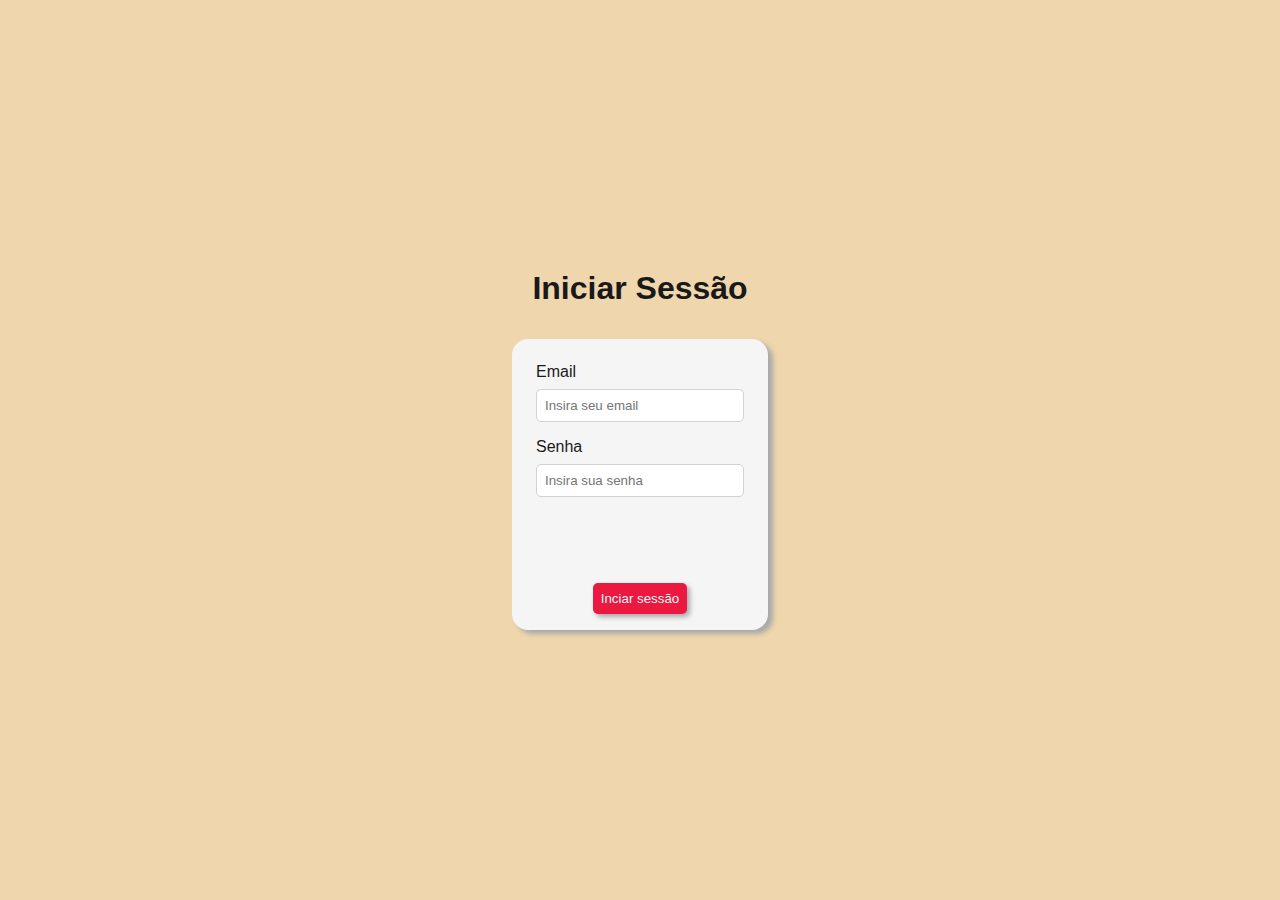
<file: aula 14/index.html>
<!DOCTYPE html>
<html lang="pt-br">
<head>
    <meta charset="UTF-8">
    <meta http-equiv="X-UA-Compatible" content="IE=edge">
    <meta name="viewport" content="width=device-width, initial-scale=1.0">
    <link rel="stylesheet" href="styles.css">
    <title>Formulário JS</title>
</head>
<body>
    <main>
        <h1>Iniciar Sessão</h1>
        <form>
          <div class="input-container">
            <label for="email">Email</label>
            <input name="email" type="email" id="email-input" placeholder="Insira seu email"/>
          </div>
          <div class="input-container">
            <label for="password">Senha</label>
            <input name="password" type="password" id="password-input" placeholder="Insira sua senha"/>
          </div>
          <div id="status-container">
            <div id="loader" class="hidden">Iniciando sessão...</div>
            <div id="error-container" class="hidden"></div>
          </div>
          <button class="login-btn" type="button">Inciar sessão</button>
        </form>
      </main>
      <script src="index.js" defer></script>
    </body>
  </html>
</file>
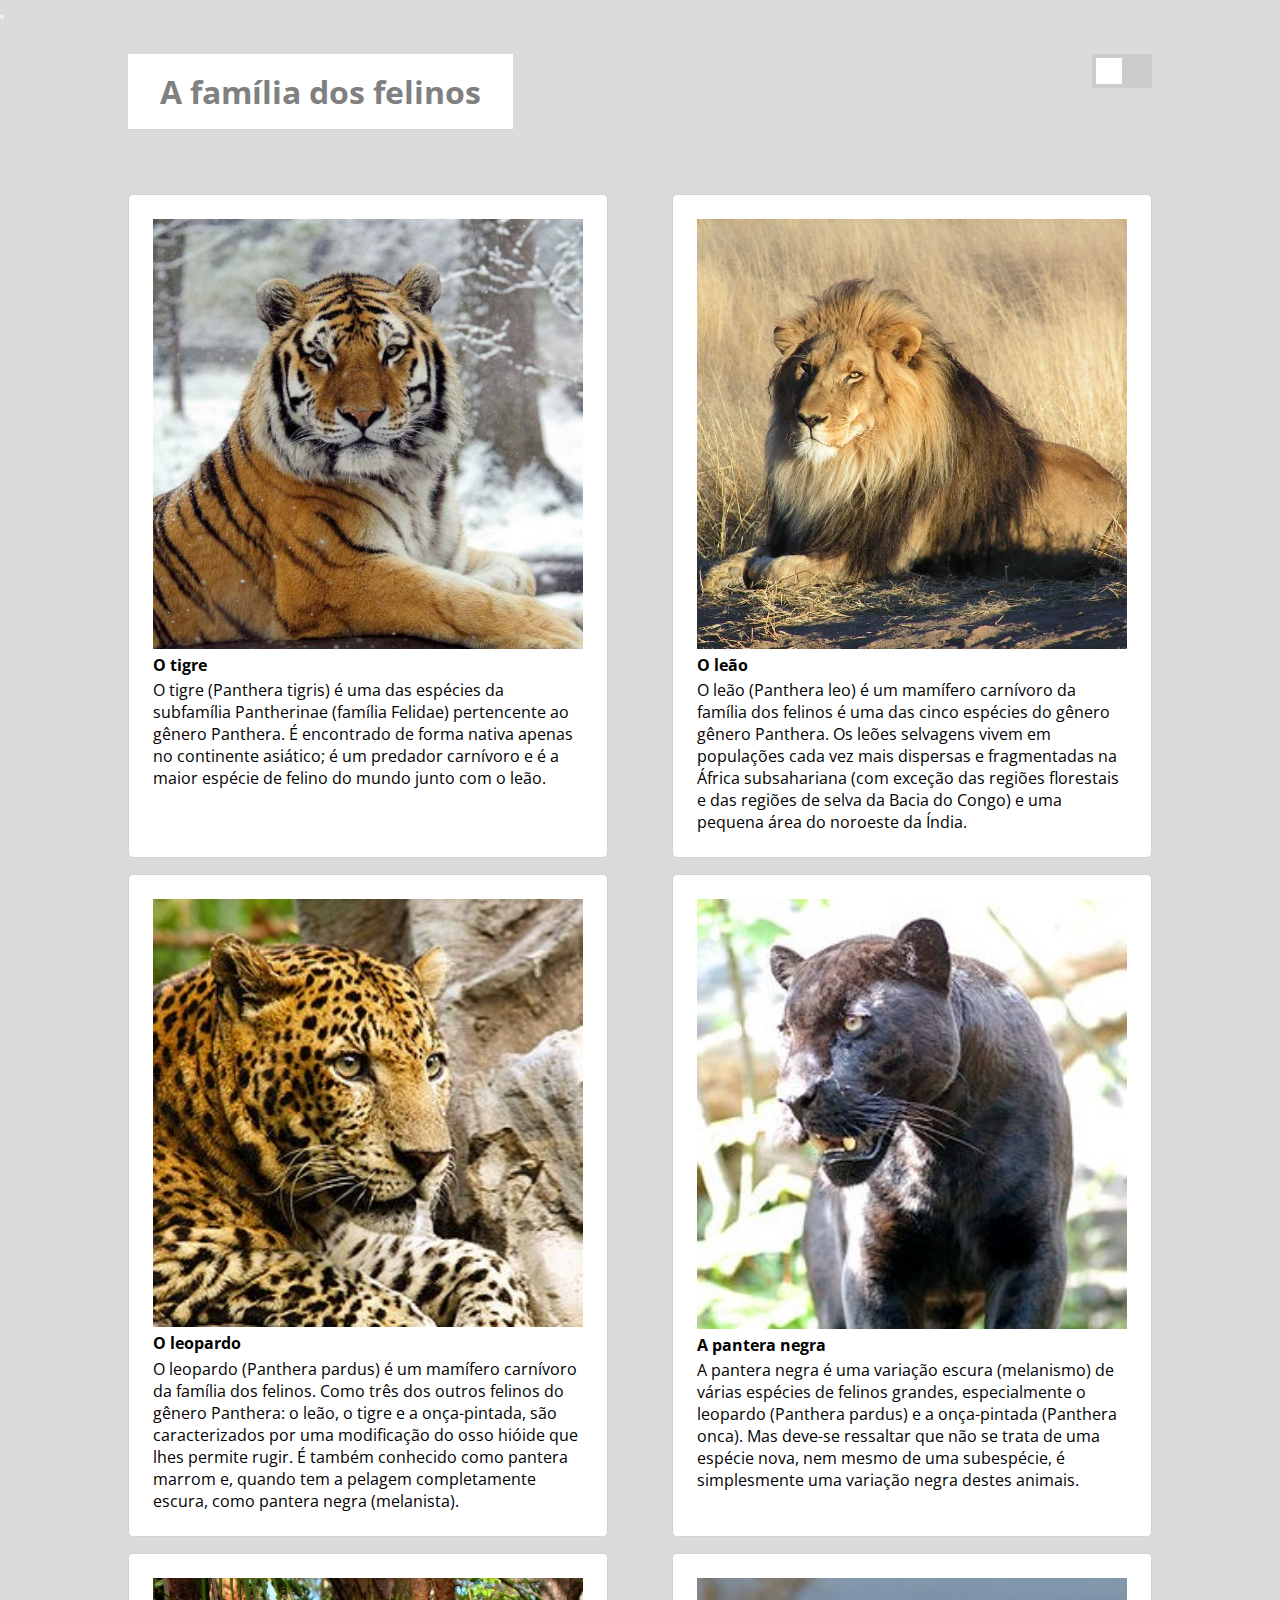
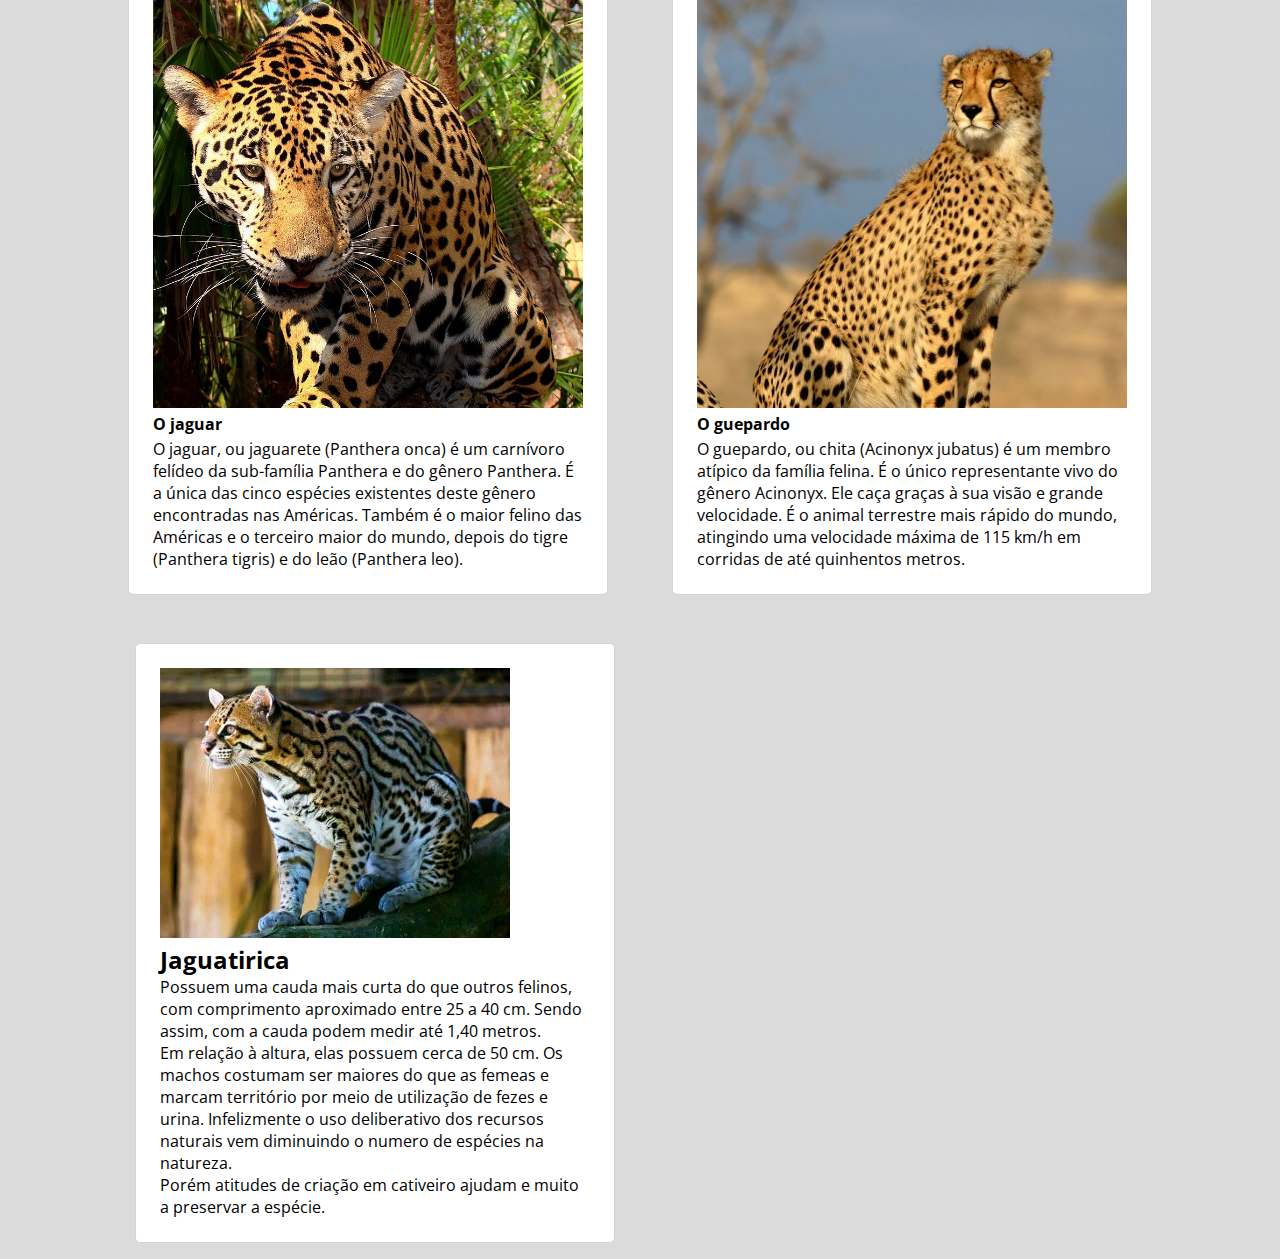
<file: aula6/index.html>
<!DOCTYPE html>
<html lang="pt-BR">

<head>
  <meta charset="UTF-8">
  <meta http-equiv="X-UA-Compatible" content="IE=edge">
  <meta name="viewport" content="width=device-width, initial-scale=1.0">
  <link rel="stylesheet" href="styles.css">
  <link rel="stylesheet" href="switch.css">
  <script src="script_mesa_aula5.js" defer></script>
  <title>Aula 5 - Modificar elementos com JS </title>
</head>

<body class="pink">
<button onclick="changeTheme()" class="main-menu"></button>
  <div class="container">
    <h1>A família dos felinos</h1>

    <!-- Exemplo de switch, retiado do W3Schools 
      -> https://www.w3schools.com/howto/howto_css_switch.asp
    -->
    <label class="switch">
      <!-- OnChnaged -> Fica obervando 'mudanças' no comportamento do input -->
      <input id="toggleSwitch" type="checkbox" onchange="alteraTema()">
      <span class="slider"></span>
    </label>

  </div>

  <div class="container">
    <div class="item">
      <img src="tiger.jpg">
      <h2>O tigre</h2>
      <p>
        O tigre (Panthera tigris) é uma das espécies da subfamília Pantherinae (família Felidae)
        pertencente ao gênero Panthera. É encontrado de forma nativa apenas no continente asiático; é um predador
        carnívoro e
        é a maior espécie de felino do mundo junto com o leão.
      </p>
    </div>
    <div class="item">
      <img src="leon.jpg">
      <h2>O leão</h2>
      <p>
        O leão (Panthera leo) é um mamífero carnívoro da família dos felinos é uma das cinco espécies do gênero
        gênero Panthera. Os leões selvagens vivem em populações cada vez mais dispersas e fragmentadas na África
        subsahariana
        (com exceção das regiões florestais e das regiões de selva da Bacia do Congo) e uma pequena área do noroeste da
        Índia.
      </p>
    </div>
    <div class="item">
      <img src="leopardo.jpg">
      <h2>O leopardo</h2>
      <p>
        O leopardo (Panthera pardus) é um mamífero carnívoro da família dos felinos. Como três dos outros
        felinos do gênero Panthera: o leão, o tigre e a onça-pintada, são caracterizados por uma modificação do osso
        hióide que lhes permite rugir.
        É também conhecido como pantera marrom e, quando tem a pelagem completamente escura, como pantera negra
        (melanista).
      </p>
    </div>
    <div class="item">
      <img src="pantera-negra.jpg">
      <h2>A pantera negra</h2>
      <p>
        A pantera negra é uma variação escura (melanismo) de várias espécies de felinos grandes, especialmente o
        leopardo (Panthera pardus) e a onça-pintada (Panthera onca).
        Mas deve-se ressaltar que não se trata de uma espécie nova, nem mesmo de uma subespécie, é simplesmente uma
        variação negra destes animais.
      </p>
    </div>
    <div class="item">
      <img src="jaguar.jpg">
      <h2>O jaguar</h2>
      <p>
        O jaguar, ou jaguarete (Panthera onca) é um carnívoro felídeo da sub-família Panthera e do
        gênero Panthera. É a única das cinco espécies existentes deste gênero encontradas nas Américas. Também
        é o maior felino das Américas e o terceiro maior do mundo, depois do tigre (Panthera tigris) e do leão (Panthera
        leo).
      </p>
    </div>
    <div class="item">
      <img src="chita.jpg">
      <h2>O guepardo</h2>
      <p>
        O guepardo, ou chita (Acinonyx jubatus) é um membro atípico da família felina. É o único
        representante vivo do gênero Acinonyx. Ele caça graças à sua visão e grande velocidade. É o animal terrestre
        mais rápido
        do mundo, atingindo uma velocidade máxima de 115 km/h em corridas de até quinhentos metros.
      </p>
    </div>
  </div>
  <div class="item2">
    <img src="jaguatirica.webp">
    <h2>Jaguatirica</h2>
    <p>Possuem uma cauda mais curta do que outros felinos, com comprimento aproximado entre 25 a 40 cm. Sendo assim, com a cauda podem medir até 1,40 metros.<br>
       Em relação à altura, elas possuem cerca de 50 cm.
      Os machos costumam ser maiores do que as femeas e marcam território
    por meio de utilização de fezes e urina.
    Infelizmente o uso deliberativo dos recursos naturais vem diminuindo o numero de espécies na natureza.<br>
    Porém atitudes de criação em cativeiro ajudam e muito a preservar a espécie.
  </p>
  </div>
  
</body>

</html>
</file>
<file: aula 14/styles.css>
@import url('https://fonts.googleapis.com/css2?family=Ubuntu:wght@300;400;700&display=swap');
:root{
    --primary:#7898ff;
    --secondary:#7e459b;
    --app-grey:#f2f2f2;
}
*{
    padding: 0;
    margin: 0;
    box-sizing: border-box;
    font-family: 'Lucida Sans', 'Lucida Sans Regular', 'Lucida Grande', 'Lucida Sans Unicode', Geneva, Verdana, sans-serif;
}
body{
    background: linear-gradient(110deg);
    width: 100%;
    height: 100vh;
}
h1 {
    color: rgb(26, 25, 25);
  }
  
  main {
    width: 100%;
    height: 100%;
    background-color: #efd6ac;
    display: flex;
    justify-content: center;
    align-items: center;
    flex-direction: column;
  }
  
  form {
    width: 20%;
    background-color: whitesmoke;
    padding: 1rem;
    border-radius: 16px;
    display: flex;
    flex-direction: column;
    justify-content: center;
    align-items: center;
    box-shadow: 5px 4px 5px darkgray;
    margin-top: 2rem;
  }
  
  input {
    padding: 0.5rem;
    border-radius: 5px;
    border: 1px solid lightgrey;
  }
  
  .input-container {
    width: 100%;
    display: flex;
    flex-direction: column;
    padding: 0.5rem;
  }
  
  .input-container label {
    margin-bottom: 0.5rem;
    color: rgb(26, 25, 25);
  }
  
  .login-btn {
    padding: 0.5rem;
    border-radius: 5px;
    background-color: #ec183f;
    color: whitesmoke;
    border: none;
    box-shadow: 3px 3px 5px darkgray;
    margin-top: 1rem;
  }
  
  .login-btn:hover {
    cursor: pointer;
    background-color: #c21736;
  }
  
  .login-btn:active {
    box-shadow: none;
  }
  
  #status-container {
    height: 30px;
    margin: 1rem auto;
  }
  
  #error-container {
    width: 100%;
    display: flex;
  }
  
  small {
    color: #c21736;
    font-weight: 700;
    text-align: center;
  }
  
  .hidden {
    display: none !important;
  }
</file>
<file: aula6/styles.css>
@import url('https://fonts.googleapis.com/css2?family=Open+Sans:wght@300;400&display=swap');

* {
  margin: 0;
  padding: 0;
  font-family: 'Open Sans', sans-serif;
}

body {
  background-color: rgb(219, 219, 219);
}

h1 {
  padding: .5em 1em;
  background-color: white;
  border-bottom: 1px solid lightgrey;
  color: grey;
}

.container {
  display: inline-flex;
  flex-wrap: wrap;
  justify-content: space-between;
  width: 80%;
  margin: 2em 10%;
}

.item {
  width: 30em;
  background-color: white;
  box-sizing: border-box;
  padding: 1.5em;
  margin-bottom: 1em;
  border-radius: 5px;
  border: 1px solid lightgray;
}
.item2 {
  width: 30em;
  background-color: white;
  box-sizing: border-box;
  padding: 1.5em;
  margin-left: 135px;
  margin-bottom: 1em;
  border-radius: 5px;
  border: 1px solid lightgray;
}

.item img {
  width: 100%;
}

.item h2 {
  font-size: 1em;
  margin-bottom: .2em;
}


/* ------------------------------ Estilos para o tema escuro (Dark-Mode) ----------------------------------------------- */

/* Os seguintes estilos são os que usaremos para aplicar o modo escuro, 
você terá que modificar os seletores a fim de poder resolver o exercício. */

/* A cor de fundo da página  */
.body-dark{
  background-color: rgb(39, 39, 39);
}

.h1-dark{ 
  background-color: rgb(19, 19, 19);
  color: rgb(170, 170, 170);
  border-color: black;
}
.dark button{
    background-color: rgb(19, 19, 19);
    color: rgb(170, 170, 170);
    padding: 4px;
    border-radius: 3rem;
}

/* Modificações nos items */
.items-dark{
  background-color: rgb(19, 19, 19);
  color: rgb(170, 170, 170);
  border-color: black;
}
.items2-dark{
  background-color: rgb(19, 19, 19);
  color: rgb(170, 170, 170);
  border-color: black;
}

/* Modificações nos paragrafos dos itens e nos cabeçalhos dos itens */
.items-text-dark{
  color: rgb(230, 230, 230);
}
.items2-text-dark{
  color: rgb(230, 230, 230);
}
</file>
<file: aula6/switch.css>
/* The switch - the box around the slider */
 .switch {
    position: relative;
    display: inline-block;
    width: 60px;
    height: 34px;
  }
  
  /* Hide default HTML checkbox */
  .switch input {
    opacity: 0;
    width: 0;
    height: 0;
  }
  
  /* The slider */
  .slider {
    position: absolute;
    cursor: pointer;
    top: 0;
    left: 0;
    right: 0;
    bottom: 0;
    background-color: #ccc;
    -webkit-transition: .4s;
    transition: .4s;
  }
  
  .slider:before {
    position: absolute;
    content: "";
    height: 26px;
    width: 26px;
    left: 4px;
    bottom: 4px;
    background-color: white;
    -webkit-transition: .4s;
    transition: .4s;
  }
  
  input:checked + .slider {
    background-color: rgb(19, 19, 19);
  }
  
  input:focus + .slider {
    box-shadow: 0 0 1px rgb(19, 19, 19);
  }
  
  input:checked + .slider:before {
    -webkit-transform: translateX(26px);
    -ms-transform: translateX(26px);
    transform: translateX(26px);
  }
  
  /* Rounded sliders */
  .slider.round {
    border-radius: 34px;
  }
  
  .slider.round:before {
    border-radius: 50%;
  }
</file>
